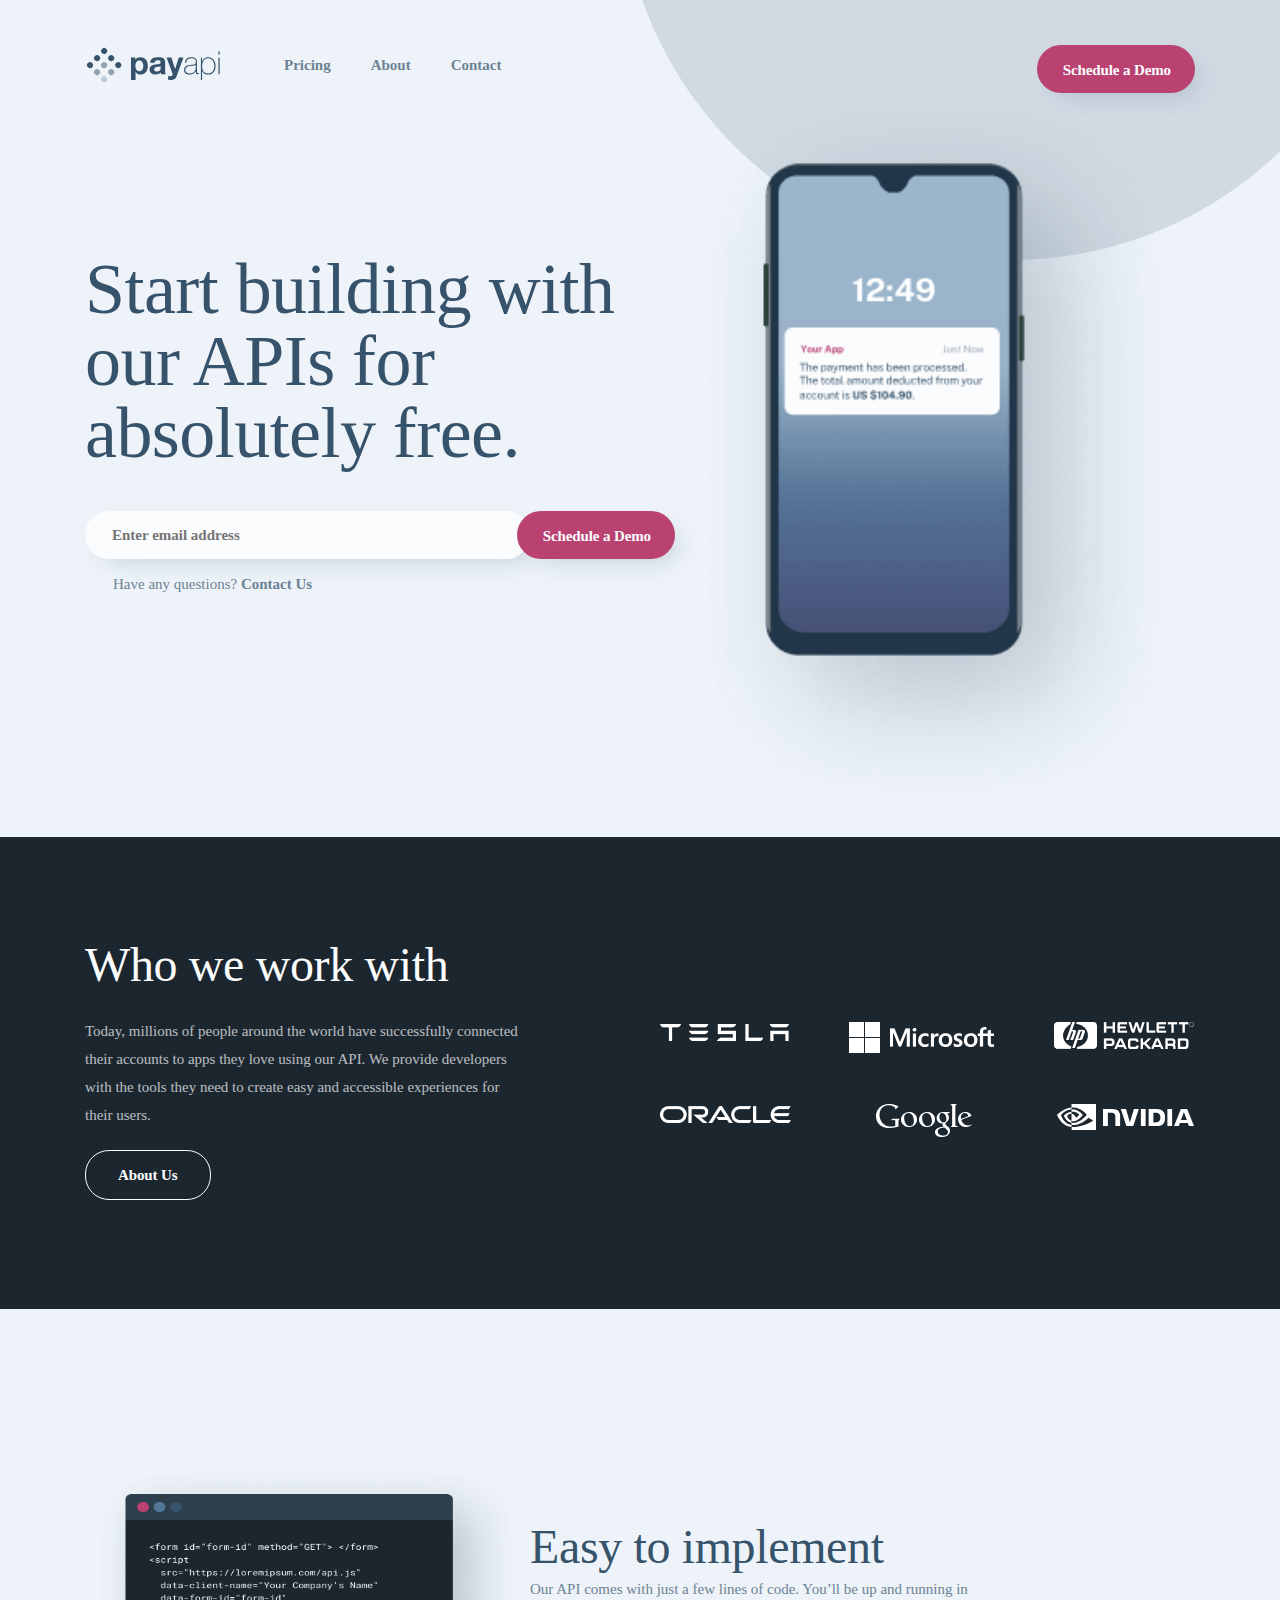
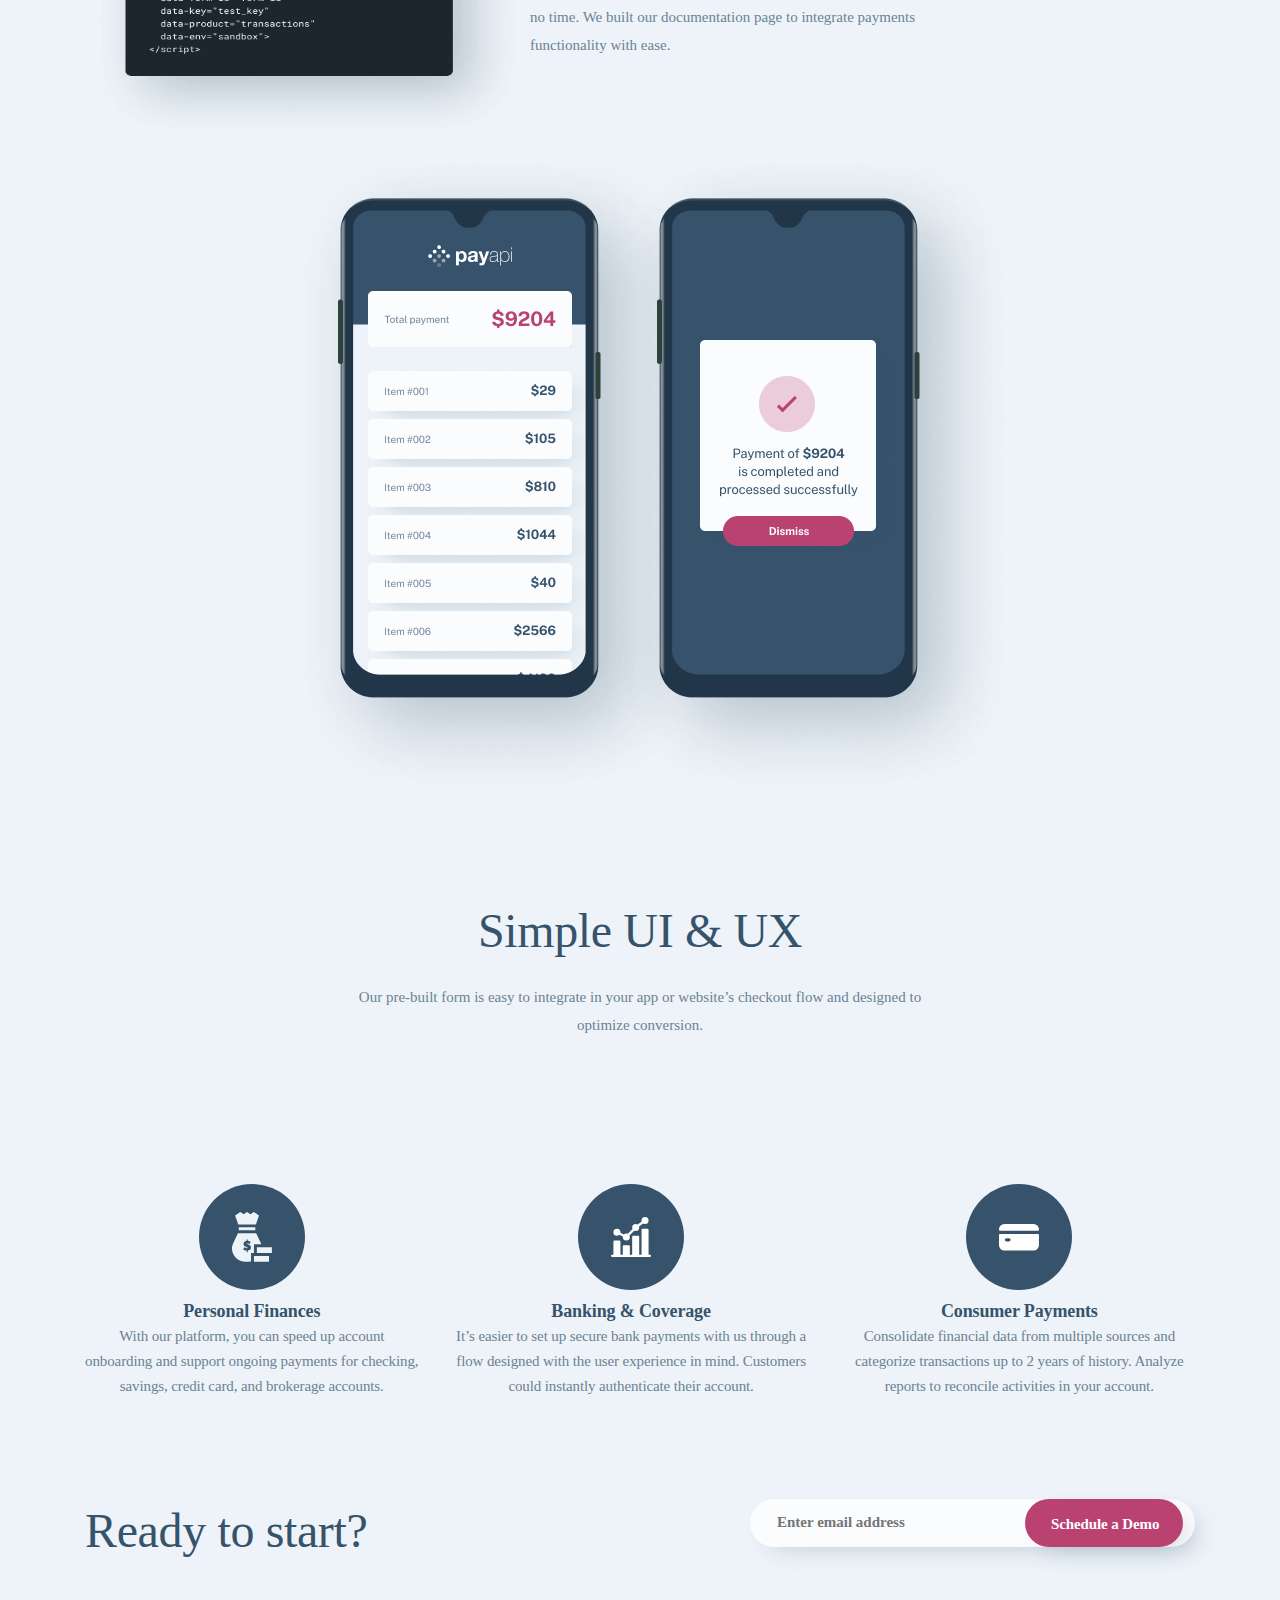
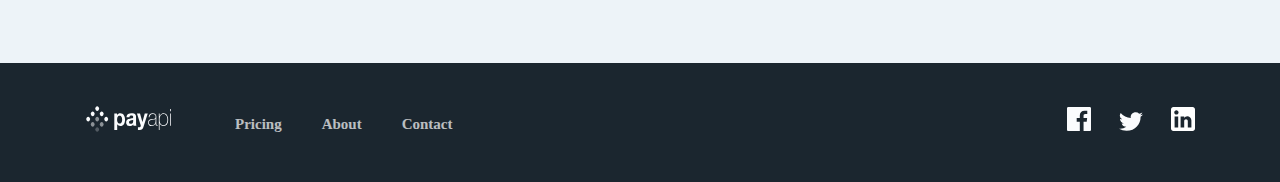
<file: index.html>
<!DOCTYPE html>
<html lang="en">

<head>
  <meta charset="UTF-8" />
  <meta http-equiv="X-UA-Compatible" content="IE=edge" />
  <meta name="viewport" content="width=\, initial-scale=1.0" />
  <title>Payapi</title>
  <link rel="stylesheet" href="./css/main.css" />
  <link rel="stylesheet" href="./css/media.css">
</head>

<body>

  <!-- Header -->

  <header class="header">
    <div class="container">
      <section class="header__header-inner">
        <div class="header-inner__logo-nav">
          <a class="site-logo-link" href="index.html">
            <img class="site-logo" src="./img/site-logo.svg" alt="site logo" width="135" height="38"/>
          </a>

          <nav class="navbar">
            <ul class="navbar__navbar-list">
              <li class="navbar-list__navbar-item">
                <a class="navbar-item__navbar-link" href="price.html">
                  Pricing 
                  </a>
              </li>

              <li class="navbar-list__navbar-item">
                <a class="navbar-item__navbar-link" href="about.html">
                  About 
                </a>
              </li>

              <li class="navbar-list__navbar-item">
                <a class="navbar-item__navbar-link" href="contact.html">
                  Contact 
                  </a>
              </li>
            </ul>
          </nav>
        </div>

        <button class="btn header-btn" type="button">
          Schedule a Demo
        </button>

        <button class="humburger">
          <img class="humburger-img" src="./img/humburger-img.png" alt="humburger" width="28" height="17">
        </button>

      </section>
    </div>
  </header>

  <!-- Hero -->
  <main class="main">
    <section class="hero">
      <div class="container">
        <div class="hero__hero-inner">
          <div class="hero-inner__form-block">
            <h1 class="form-block__title">
              Start building with our APIs for absolutely free.
            </h1>
            <form class="hero-form" action="https://echo.htmlacademy.ru/" method="post">
              <label for="email">
                <input class="hero-form__input" id="email" type="email" placeholder="Enter email address" name="email" required>
              </label>
              <button class="btn form-btn" type="submit">
                Schedule a Demo
              </button>
              <p class="hero-form__questions">
                Have any questions?
                <a class="contact-link" href="#">
                  Contact Us
                </a>
              </p>
            </form>
          </div>
          
          <picture>
            <img class="phone-img" src="./img/phone-img.png" alt="phone img" srcset="img/phone-img.png 1x, img/phone-img@2.png 2x">
          </picture>

        </div>
      </div>
    </section>

    <!-- About -->

    <section class="about">
      <div class="container">
        <div class="about-inner">
          <div class="about-inner__clents-description">
            <h2 class="clents-description__question">
              Who we work with
            </h2>
            <p class="clents-description__text">
              Today, millions of people around the world have successfully connected their accounts to apps they love using our API. We provide developers with the tools they need to create easy and accessible experiences for their users. 
            </p>
            <a class="about-link" href="about.html">About Us</a>
          </div>

          <ul class="clents-list">

            <li class="clents-list__item">
              <a class="clents-list__link" href="#">
                <img src="./img/tesla.png" alt="tesla">
              </a>
            </li>

            <li class="clents-list__item">
              <a class="clents-list__link" href="#">
                <img src="./img/micrasoft.png" alt="micrasoft">
              </a>
            </li>

            <li class="clents-list__item">
              <a class="clents-list__link" href="#">
                <img src="./img/hp-img.png" alt="hp-img">
              </a>
            </li>

            <li class="clents-list__item">
              <a class="clents-list__link" href="#">
                <img src="./img/oracle.png" alt="oracle">
              </a>
            </li>

            <li class="clents-list__item">
              <a class="clents-list__link" href="#">
                <img src="./img/google.png" alt="google">
              </a>
            </li>

            <li class="clents-list__item">
              <a class="clents-list__link" href="#">
                <img src="./img/nvidia.png" alt="nvidia">
              </a>
            </li>

          </ul>
        </div>
      </div>
    </section>

    <!-- programming-block (Easy to implement) -->

    <section class="programming-block">
      <div class="container">
        <div class="programming-block__programming-block-inner">
          <img class="code-img" src="./img/code-img.png" alt="programming code" width="445" height="284">
          <div class="programming-block-inner__code-description">
            <h2 class="code-description__title">
              Easy to implement
            </h2>
            <p class="code-description__text">
              Our API comes with just a few lines of code. You’ll be up and running in no time. We built our documentation page to integrate payments functionality with ease.
            </p>
          </div>
        </div>
      </div>
    </section>

    <!-- Simple UI & UX -->

    <section class="simple-ul">
      <div class="container">
        <div class="simple-ul__simple-ul-inner">

          <div class="simple-ul-inner__word-box">
            <h2 class="word-box__title">Simple UI & UX</h2>
            <p class="word-box__text">Our pre-built form is easy to integrate in your app or website’s checkout flow and designed to optimize conversion. </p>
          </div>

          <div class="phone-img-box">
            <img class="phone-payapi" src="./img/phone-payapi.png" alt="Payapi">

            <img class="sucsessfully-payapi" src="./img/sucsessfully-payapi.png" alt="successfully payapi">
          </div>

        </div>
      </div>
    </section>

    <!-- trinity -->

    <section class="trinity">
      <div class="container">
        <div class="trinity__trinity-inner">

          <div class="trinity-inner__trinty-box">
            <img class="trinty-inner__image" src="./img/personal.svg" alt="personal finances">
            <h3 class="trinity-inner__title">
              Personal Finances
            </h3>
            <p class="trinity-inner__text">
              With our platform, you can speed up account onboarding and support ongoing payments for checking, savings, credit card, and brokerage accounts.
            </p>
          </div>

          <div class="trinity-inner__trinty-box">
            <img class="trinty-inner__image" src="./img/dynamic.svg" alt="personal finances">
            <h3 class="trinity-inner__title">
              Banking & Coverage
            </h3>
            <p class="trinity-inner__text">
              It’s easier to set up secure bank payments with us through a flow designed with the user experience in mind. Customers could instantly authenticate their account.
            </p>
          </div>

          <div class="trinity-inner__trinty-box">
            <img class="trinty-inner__image" src="./img/online-wallet.svg" alt="personal finances">
            <h3 class="trinity-inner__title">
              Consumer Payments
            </h3>
            <p class="trinity-inner__text">
              Consolidate financial data from multiple sources and categorize transactions up to 2 years of history. Analyze reports to reconcile activities in your account. 
            </p>
          </div>

        </div>
      </div>
    </section>

    <!-- Ready to start -->

    <section class="ready">
      <div class="container">
        <div class="ready__ready-inner">
          <h2 class="ready-inner__title">
            Ready to start?
          </h2>

          <form class="ready-form" action="https://echo.htmlacademy.ru/" method="post">
            <label for="ready-email">
              <input class="hero-form__input" id="ready-email"  type="email" placeholder="Enter email address" name="email" required>
            </label>
            <button class="btn ready-btn" type="submit">
              Schedule a Demo
            </button>
          </form>

        </div>
      </div>
    </section>

  </main>

  <!-- Footer -->

  <footer class="footer">
    <div class="container">
      <section class="footer__footer-inner">
        <div class="footer-inner__logo-nav">
          <a class="site-logo-link" href="index.html">
            <img class="site-logo" src="./img/footer-site-logo.svg" alt="site logo" width="86" height="28"/>
          </a>

            <ul class="footer-list">
              <li class="navbar-list__navbar-item">
                <a class="navbar-item__navbar-link-footer light-color" href="price.html">
                  Pricing 
                  </a>
              </li>

              <li class="navbar-list__navbar-item">
                <a class="navbar-item__navbar-link-footer light-color" href="about.html">
                  About 
                </a>
              </li>

              <li class="navbar-list__navbar-item">
                <a class="navbar-item__navbar-link-footer light-color" href="contact.html">
                  Contact 
                  </a>
              </li>
            </ul>
        </div>

        <div class="img-box">
          <img class="footer-img" src="./img/facebook.svg" alt="facebook" width="24" height="24">
          <img class="footer-img" src="./img/twitter.svg" alt="twitter" width="24" height="19">
          <img class="footer-img" src="./img/linked-in.svg" alt="linked-in" width="24" height="24">
        </div>

      </section>
    </div>
  </footer>

</body>

</html>
</file>
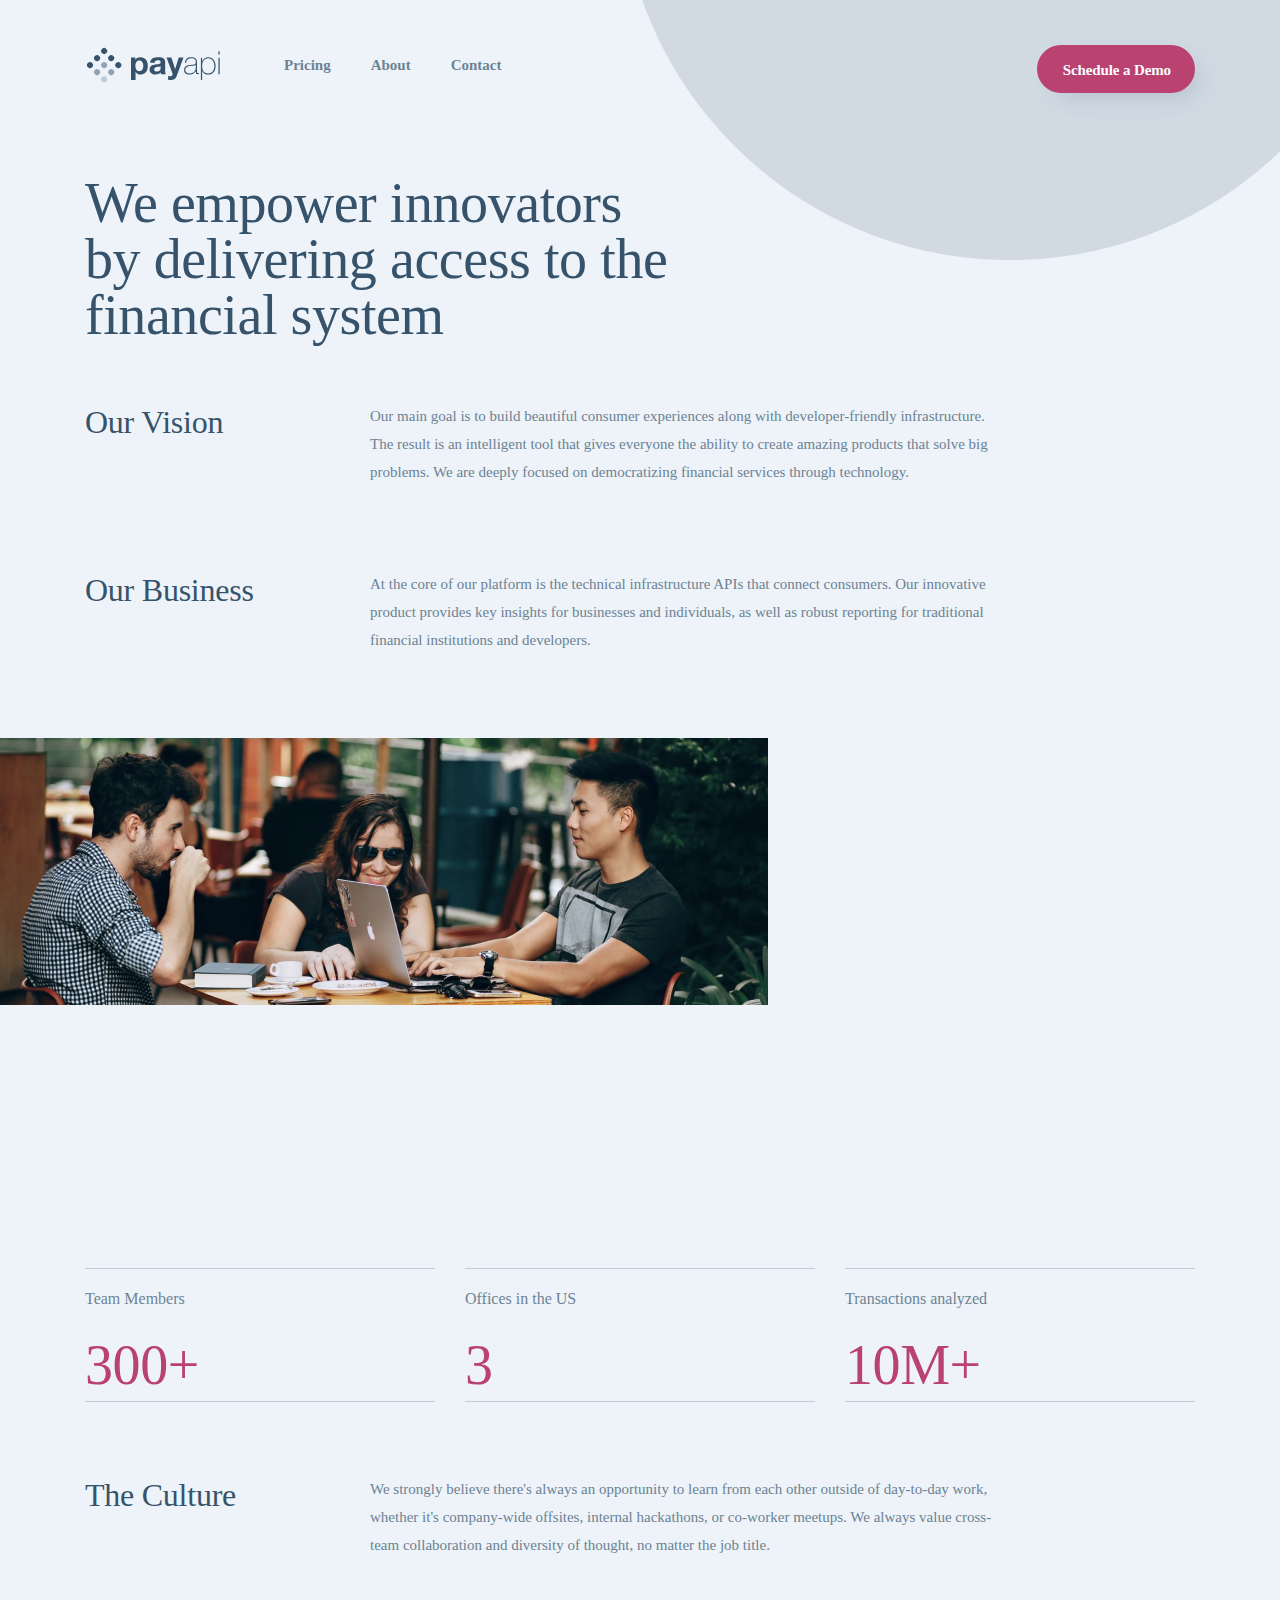
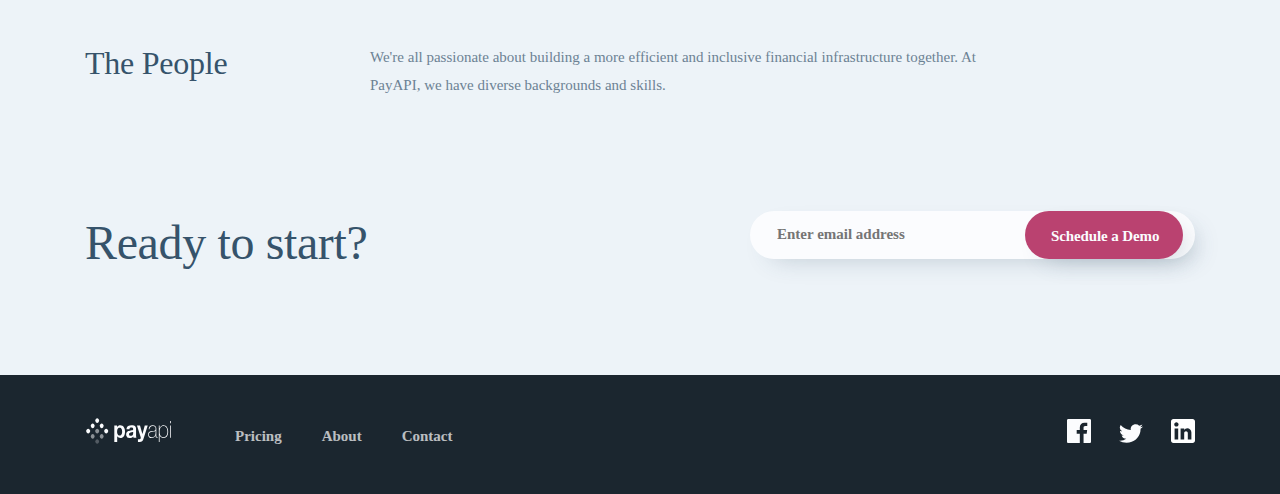
<file: about.html>
<!DOCTYPE html>
<html lang="en">

<head>
  <meta charset="UTF-8">
  <meta http-equiv="X-UA-Compatible" content="IE=edge">
  <meta name="viewport" content="width=device-width, initial-scale=1.0">
  <title>about</title>
  <link rel="stylesheet" href="./css/main.css">
  <link rel="stylesheet" href="./css/media.css">
</head>

<body>

  <!-- Header -->

  <header class="header">
    <div class="container">
      <section class="header__header-inner">
        <div class="header-inner__logo-nav">
          <a class="site-logo-link" href="index.html">
            <img class="site-logo" src="./img/site-logo.svg" alt="site logo" width="135" height="38" />
          </a>

          <nav class="navbar">
            <ul class="navbar__navbar-list">
              <li class="navbar-list__navbar-item">
                <a class="navbar-item__navbar-link" href="price.html">
                  Pricing
                </a>
              </li>

              <li class="navbar-list__navbar-item">
                <a class="navbar-item__navbar-link" href="about.html">
                  About
                </a>
              </li>

              <li class="navbar-list__navbar-item">
                <a class="navbar-item__navbar-link" href="contact.html">
                  Contact
                </a>
              </li>
            </ul>
          </nav>
        </div>

        <button class="btn header-btn" type="button">
          Schedule a Demo
        </button>

        <button class="humburger">
          <img class="humburger-img" src="./img/humburger-img.png" alt="humburger" width="28" height="17">
        </button>

      </section>
    </div>
  </header>

  <main class="main">
    <section class="about-contents">
      <div class="container">
        <div class="about-wrapper">
          <h1 class="about-wrapper__title">
            We empower innovators
            by delivering access to the financial system
          </h1>
          <div class="about-wrapper__duble-word">
            <h3 class="duble-word__title">
              Our Vision
            </h3>
            <p class="duble-word__text">
              Our main goal is to build beautiful consumer experiences along with developer-friendly infrastructure. The
              result is an intelligent tool that gives everyone the ability to create amazing products that solve big
              problems. We are deeply focused on democratizing financial services through technology.
            </p>
          </div>

          <div class="about-wrapper__duble-word">
            <h3 class="duble-word__title">
              Our Business
            </h3>
            <p class="duble-word__text">
              At the core of our platform is the technical infrastructure APIs that connect consumers. Our innovative
              product provides key insights for businesses and individuals, as well as robust reporting for traditional
              financial institutions and developers.
            </p>
          </div>
        </div>
      </div>

      <div class="people-img">
        <img class="people-img__image" src="./img/peoples-image.jpg" alt="peoples" >
      </div>

      <div class="reyting">
        <div class="container">
          <div class="reyting-inner">
            <div class="presend-wrap">
              <hr class="hr">
              <p class="about-wrapper__type">
                Team Members
              </p>
              <p class="about-wrapper__number">
                300+
              </p>
              <hr class="hr">
            </div>
    
            <div class="presend-wrap">
              <hr class="hr">
              <p class="about-wrapper__type">
                Offices in the US
              </p>
    
              <p class="about-wrapper__number">
                3
              </p>
              <hr class="hr">
            </div>
    
            <div class="presend-wrap">
              <hr class="hr">
              <p class="about-wrapper__type">
                Transactions analyzed
              </p>
    
              <p class="about-wrapper__number">
                10M+
              </p>
              <hr class="hr">
            </div>
          </div>
        </div>
      </div>

      <div class="people-dec">
        <div class="container">
          <div class="about-wrapper">
            <div class="about-wrapper__duble-word">
              <h3 class="duble-word__title">
                The Culture
              </h3>
              <p class="duble-word__text">
                We strongly believe there's always an opportunity to learn from each other outside of day-to-day work, whether it's company-wide offsites, internal hackathons, or co-worker meetups. We always value cross-team collaboration and diversity of thought, no matter the job title.
              </p>
            </div>
  
            <div class="about-wrapper__duble-word">
              <h3 class="duble-word__title">
                The People
              </h3>
              <p class="duble-word__text">
                We're all passionate about building a more efficient and inclusive financial infrastructure together. At PayAPI, we have diverse backgrounds and skills.
              </p>
            </div>
          </div>
        </div>
      </div>

      <!-- Ready to start -->

    <section class="ready">
      <div class="container">
        <div class="ready__ready-inner">
          <h2 class="ready-inner__title">
            Ready to start?
          </h2>

          <form class="ready-form" action="https://echo.htmlacademy.ru/" method="post">
            <label for="ready-email">
              <input class="hero-form__input" id="ready-email"  type="email" placeholder="Enter email address" name="email" required>
            </label>
            <button class="btn ready-btn" type="submit">
              Schedule a Demo
            </button>
          </form>

        </div>
      </div>
    </section>

  <!-- Footer -->

  <footer class="footer">
    <div class="container">
      <section class="footer__footer-inner">
        <div class="footer-inner__logo-nav">
          <a class="site-logo-link" href="index.html">
            <img class="site-logo" src="./img/footer-site-logo.svg" alt="site logo" width="86" height="28"/>
          </a>

            <ul class="footer-list">
              <li class="navbar-list__navbar-item">
                <a class="navbar-item__navbar-link-footer light-color" href="price.html">
                  Pricing 
                  </a>
              </li>

              <li class="navbar-list__navbar-item">
                <a class="navbar-item__navbar-link-footer light-color" href="about.html">
                  About 
                </a>
              </li>

              <li class="navbar-list__navbar-item">
                <a class="navbar-item__navbar-link-footer light-color" href="contact.html">
                  Contact 
                  </a>
              </li>
            </ul>
        </div>

        <div class="img-box">
          <img class="footer-img" src="./img/facebook.svg" alt="facebook" width="24" height="24">
          <img class="footer-img" src="./img/twitter.svg" alt="twitter" width="24" height="19">
          <img class="footer-img" src="./img/linked-in.svg" alt="linked-in" width="24" height="24">
        </div>

      </section>
    </div>
  </footer>

    </section>
  </main>

</body>

</html>
</file>
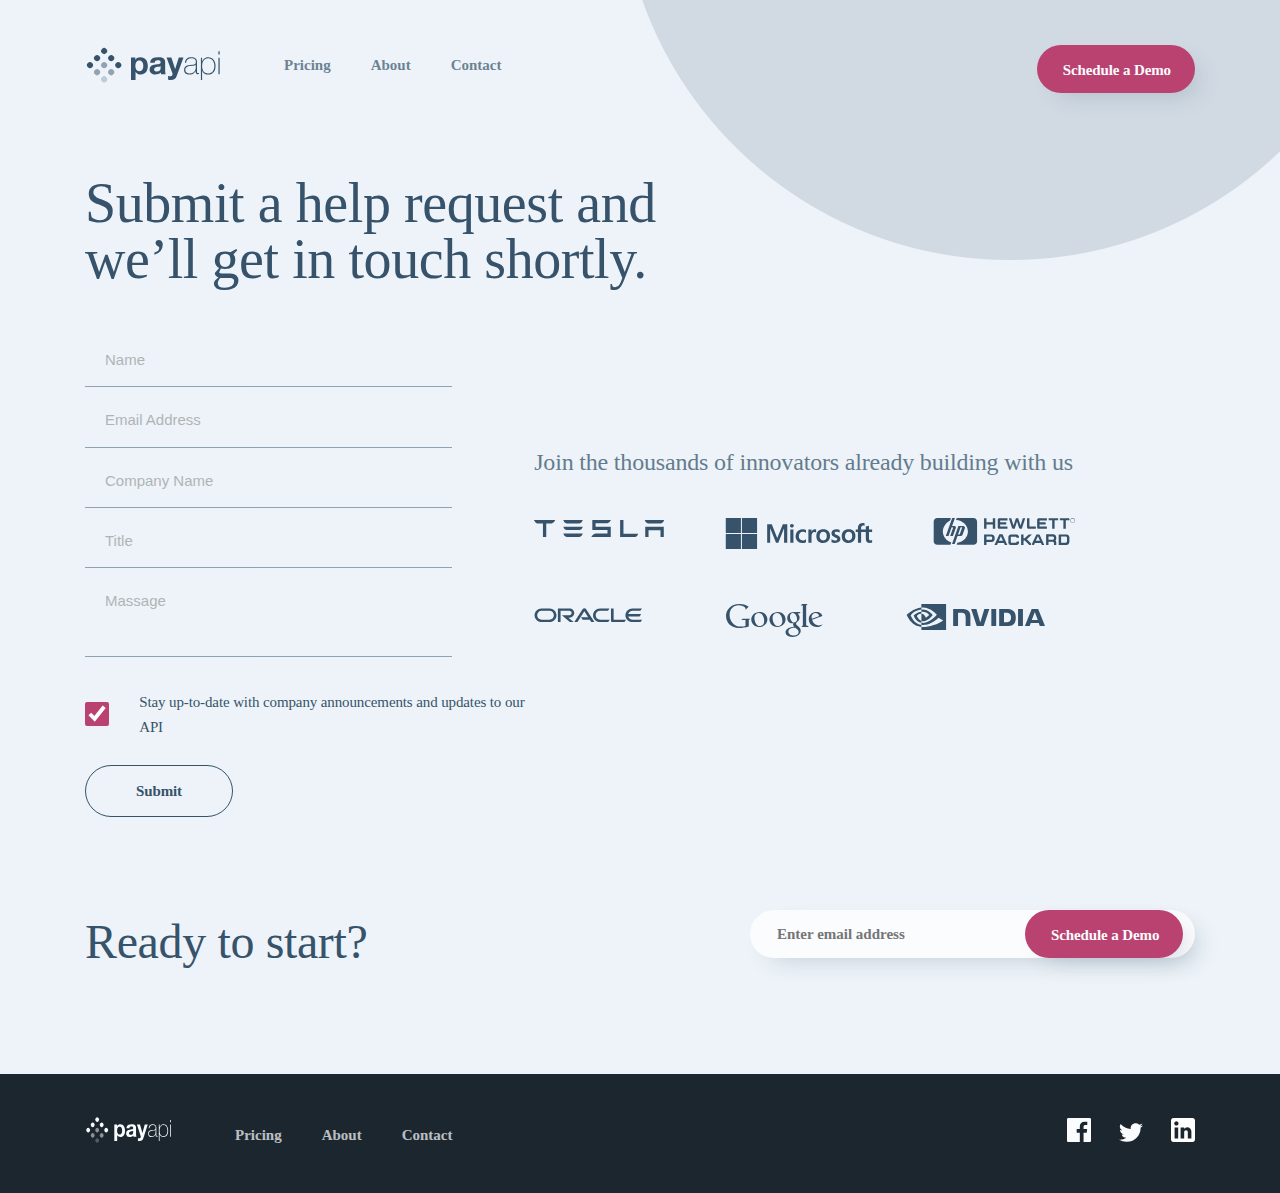
<file: contact.html>
<!DOCTYPE html>
<html lang="en">
<head>
  <meta charset="UTF-8">
  <meta http-equiv="X-UA-Compatible" content="IE=edge">
  <meta name="viewport" content="width=device-width, initial-scale=1.0">
  <title>contact</title>
  <link rel="stylesheet" href="./css/main.css">
  <link rel="stylesheet" href="./css/media.css">
</head>
<body>
  
  <!-- Header -->

  <header class="header">
    <div class="container">
      <section class="header__header-inner">
        <div class="header-inner__logo-nav">
          <a class="site-logo-link" href="index.html">
            <img class="site-logo" src="./img/site-logo.svg" alt="site logo" width="135" height="38"/>
          </a>

          <nav class="navbar">
            <ul class="navbar__navbar-list">
              <li class="navbar-list__navbar-item">
                <a class="navbar-item__navbar-link" href="price.html">
                  Pricing 
                  </a>
              </li>

              <li class="navbar-list__navbar-item">
                <a class="navbar-item__navbar-link" href="about.html">
                  About 
                </a>
              </li>

              <li class="navbar-list__navbar-item">
                <a class="navbar-item__navbar-link" href="contact.html">
                  Contact 
                  </a>
              </li>
            </ul>
          </nav>
        </div>

        <button class="btn header-btn" type="button">
          Schedule a Demo
        </button>

        <button class="humburger">
          <img class="humburger-img" src="./img/humburger-img.png" alt="humburger"           width="28" height="17">
        </button>

      </section>
    </div>
  </header>

  <div class="register">
    <div class="container">
      <div class="register-inner">
        <h1 class="register-inner__title">
          Submit a help request and 
          we’ll get in touch shortly.
        </h1>
        <div class="register-clents">
          <form class="register-form" action="https://echo.htmlacademy.ru/" method="post">
            <input class="regiter-form__input" type="text" placeholder="Name" required>
            <input class="regiter-form__input" type="email" placeholder="Email Address" required>
            <input class="regiter-form__input" type="text" placeholder="Company Name" required>
            <input class="regiter-form__input" type="text" placeholder="Title">
            <textarea class="register-form__textarea" name="massage" id="massage" cols="30" rows="10" 
            placeholder="Massage"></textarea>
            <div class="check">
              <label for="check-label">
                <input class="checkbox" type="checkbox" name="check-label" checked>
                <p class="chekbox-text">
                  Stay up-to-date with company announcements and updates to our API
                </p>
              </label>
            </div>
            <button class="request" type="submit">
              Submit
            </button>
          </form>
          <div class="clents-contact">
            <h4 class="clents-title-join">
              Join the thousands of innovators already building with us
            </h4>
            <ul class="clents-list">

              <li class="clents-list__item">
                <a class="clents-list__link" href="#">
                  <img src="./img/dark-tesla.svg" alt="tesla">
                </a>
              </li>
  
              <li class="clents-list__item">
                <a class="clents-list__link" href="#">
                  <img src="./img/dark-micrasoft.svg" alt="micrasoft">
                </a>
              </li>
  
              <li class="clents-list__item">
                <a class="clents-list__link" href="#">
                  <img src="./img/dark-hp.svg" alt="hp-img">
                </a>
              </li>
  
              <li class="clents-list__item">
                <a class="clents-list__link" href="#">
                  <img src="./img/dark-oracle.svg" alt="oracle">
                </a>
              </li>
  
              <li class="clents-list__item">
                <a class="clents-list__link" href="#">
                  <img src="./img/dark-google.svg" alt="google">
                </a>
              </li>
  
              <li class="clents-list__item">
                <a class="clents-list__link" href="#">
                  <img src="./img/darknvidia.svg" alt="nvidia">
                </a>
              </li>
  
            </ul>
          </div>
        </div>
      </div>
    </div>
  </div>

      <!-- Ready to start -->

      <section class="ready">
        <div class="container">
          <div class="ready__ready-inner">
            <h2 class="ready-inner__title">
              Ready to start?
            </h2>
  
            <form class="ready-form" action="https://echo.htmlacademy.ru/" method="post">
              <label for="ready-email">
                <input class="hero-form__input" id="ready-email"  type="email" placeholder="Enter email address" name="email" required>
              </label>
              <button class="btn ready-btn" type="submit">
                Schedule a Demo
              </button>
            </form>
  
          </div>
        </div>
      </section>
  
    <!-- Footer -->
  
    <footer class="footer">
      <div class="container">
        <section class="footer__footer-inner">
          <div class="footer-inner__logo-nav">
            <a class="site-logo-link" href="index.html">
              <img class="site-logo" src="./img/footer-site-logo.svg" alt="site logo" width="86" height="28"/>
            </a>
  
              <ul class="footer-list">
                <li class="navbar-list__navbar-item">
                  <a class="navbar-item__navbar-link-footer light-color" href="price.html">
                    Pricing 
                    </a>
                </li>
  
                <li class="navbar-list__navbar-item">
                  <a class="navbar-item__navbar-link-footer light-color" href="about.html">
                    About 
                  </a>
                </li>
  
                <li class="navbar-list__navbar-item">
                  <a class="navbar-item__navbar-link-footer light-color" href="contact.html">
                    Contact 
                    </a>
                </li>
              </ul>
          </div>
  
          <div class="img-box">
            <img class="footer-img" src="./img/facebook.svg" alt="facebook" width="24" height="24">
            <img class="footer-img" src="./img/twitter.svg" alt="twitter" width="24" height="19">
            <img class="footer-img" src="./img/linked-in.svg" alt="linked-in" width="24" height="24">
          </div>
  
        </section>
      </div>
    </footer>

</body>
</html>
</file>
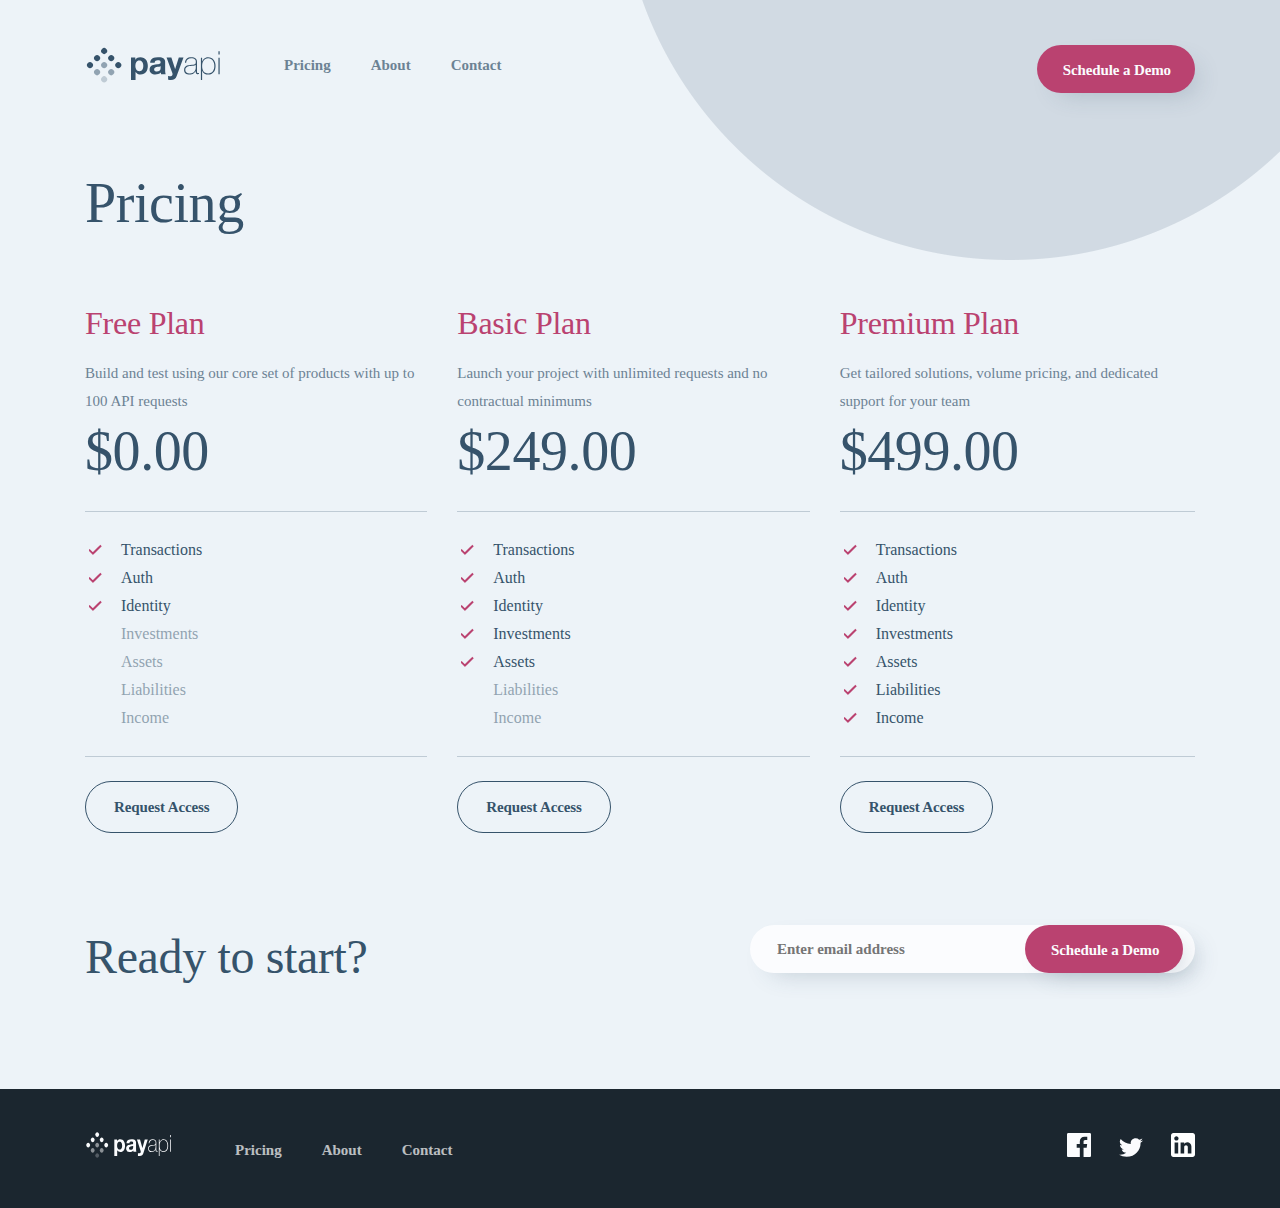
<file: price.html>
<!DOCTYPE html>
<html lang="en">
<head>
  <meta charset="UTF-8">
  <meta http-equiv="X-UA-Compatible" content="IE=edge">
  <meta name="viewport" content="width=device-width, initial-scale=1.0">
  <title>Pricing</title>
  <link rel="stylesheet" href="./css/main.css">
  <link rel="stylesheet" href="./css/media.css">
</head>
<body>

  <!-- Header -->

  <header class="header">
    <div class="container">
      <section class="header__header-inner">
        <div class="header-inner__logo-nav">
          <a class="site-logo-link" href="index.html">
            <img class="site-logo" src="./img/site-logo.svg" alt="site logo" width="135" height="38"/>
          </a>

          <nav class="navbar">
            <ul class="navbar__navbar-list">
              <li class="navbar-list__navbar-item">
                <a class="navbar-item__navbar-link" href="price.html">
                  Pricing 
                  </a>
              </li>

              <li class="navbar-list__navbar-item">
                <a class="navbar-item__navbar-link" href="about.html">
                  About 
                </a>
              </li>

              <li class="navbar-list__navbar-item">
                <a class="navbar-item__navbar-link" href="contact.html">
                  Contact 
                  </a>
              </li>
            </ul>
          </nav>
        </div>

        <button class="btn header-btn" type="button">
          Schedule a Demo
        </button>

        <button class="humburger">
          <img class="humburger-img" src="./img/humburger-img.png" alt="humburger" width="28" height="17">
        </button>

      </section>
    </div>
  </header>

  <main class="main">
    <section class="prices">
      <div class="container">

        <h2 class="priceing-theme">
          Pricing
        </h2>

        <div class="prices-inner">
          <div class="prices-inner__layer">
            <h3 class="prices-inner__title">Free Plan</h3>
            <p class="prices-inner__text">
              Build and test using our core set of products with up to 100 API requests 
            </p>
            <p class="prices-inner__price-number">
              $0.00
            </p>

            <hr class="hr">

            <ul class="list">
              <li class="list__item">
              <a class="list__link" href="#">Transactions</a>
              </li>
              
              <li class="list__item">
              <a class="list__link" href="#">Auth</a>
              </li>
              
              <li class="list__item">
              <a class="list__link" href="#">Identity</a>
              </li>
              
              <li class="list__item">
              <a class="unselect" href="#">Investments</a>
              </li>
              
              <li class="list__item">
              <a class="unselect" href="#">Assets</a>
              </li>
              
              <li class="list__item">
              <a class="unselect" href="#">Liabilities</a>
              </li>
              
              <li class="list__item">
              <a class="unselect" href="#">Income</a>
              </li>
              </ul>

              <hr class="hr">

              <div class="price-submit-btn">
                <button class="request" type="submit">
                  Request Access
                </button>
              </div>
            
          </div>

          <div class="prices-inner__layer">
            <h3 class="prices-inner__title">Basic Plan</h3>
            <p class="prices-inner__text">
              Launch your project with unlimited requests and no contractual minimums 
            </p>
            <p class="prices-inner__price-number">
              $249.00
            </p>

            <hr class="hr">

            <ul class="list basic-plan">
              <li class="list__item">
                <a class="list__link" href="#">Transactions</a>
              </li>
            
              <li class="list__item">
                <a class="list__link" href="#">Auth</a>
              </li>
            
              <li class="list__item">
                <a class="list__link" href="#">Identity</a>
              </li>

              <li class="list__item">
                <a class="list__link" href="#">Investments</a>
              </li>

              <li class="list__item">
                <a class="list__link" href="#">Assets</a>
              </li>

              <li class="list__item">
                <a class="unselect" href="#">Liabilities</a>
              </li>

              <li class="list__item">
                <a class="unselect" href="#">Income</a>
              </li>
              </ul>

              <hr class="hr">

              <div class="price-submit-btn">
                <button class="request" type="submit">
                  Request Access
                </button>
              </div>
            
          </div>

          <div class="prices-inner__layer">
            <h3 class="prices-inner__title">Premium Plan</h3>
            <p class="prices-inner__text">
              Get tailored solutions, volume pricing, and dedicated support for your team 
            </p>
            <p class="prices-inner__price-number">
              $499.00
            </p>

            <hr class="hr">

            <ul class="list premium-plan">
              <li class="list__item">
                <a class="list__link" href="#">Transactions</a>
              </li>
            
              <li class="list__item">
                <a class="list__link" href="#">Auth</a>
              </li>
            
              <li class="list__item">
                <a class="list__link" href="#">Identity</a>
              </li>

              <li class="list__item">
                <a class="list__link" href="#">Investments</a>
              </li>

              <li class="list__item">
                <a class="list__link" href="#">Assets</a>
              </li>

              <li class="list__item">
                <a class="list__link" href="#">Liabilities</a>
              </li>

              <li class="list__item">
                <a class="list__link" href="#">Income</a>
              </li>
              </ul>

              <hr class="hr">

              <div class="price-submit-btn">
                <button class="request" type="submit">
                  Request Access
                </button>
              </div>
            
          </div>
        </div>
      </div>
    </section>

    <!-- Ready to start -->
  
    <section class="ready">
      <div class="container">
        <div class="ready__ready-inner">
          <h2 class="ready-inner__title">
            Ready to start?
          </h2>
  
          <form class="ready-form" action="https://echo.htmlacademy.ru/" method="post">
            <label for="ready-email">
              <input class="hero-form__input" id="ready-email"  type="email" placeholder="Enter email address" name="email" required>
            </label>
            <button class="btn ready-btn" type="submit">
              Schedule a Demo
            </button>
          </form>
  
        </div>
      </div>
    </section>
  </main>

  
    <!-- Footer -->
  
    <footer class="footer">
      <div class="container">
        <section class="footer__footer-inner">
          <div class="footer-inner__logo-nav">
            <a class="site-logo-link" href="index.html">
              <img class="site-logo" src="./img/footer-site-logo.svg" alt="site logo" width="86" height="28"/>
            </a>
  
              <ul class="footer-list">
                <li class="navbar-list__navbar-item">
                  <a class="navbar-item__navbar-link-footer light-color" href="price.html">
                    Pricing 
                    </a>
                </li>
  
                <li class="navbar-list__navbar-item">
                  <a class="navbar-item__navbar-link-footer light-color" href="about.html">
                    About 
                  </a>
                </li>
  
                <li class="navbar-list__navbar-item">
                  <a class="navbar-item__navbar-link-footer light-color" href="contact.html">
                    Contact 
                    </a>
                </li>
              </ul>
          </div>
  
          <div class="img-box">
            <img class="footer-img" src="./img/facebook.svg" alt="facebook" width="24" height="24">
            <img class="footer-img" src="./img/twitter.svg" alt="twitter" width="24" height="19">
            <img class="footer-img" src="./img/linked-in.svg" alt="linked-in" width="24" height="24">
          </div>
  
        </section>
      </div>
    </footer>
</body>
</html>
</file>
<file: css/main.css>
html {
  line-height: 1.15;
  -webkit-text-size-adjust: 100%;
}

body {
  margin: 0;
}

main {
  display: block;
}

h1 {
  font-size: 2em;
  margin: 0.67em 0;
}

hr {
  -webkit-box-sizing: content-box;
          box-sizing: content-box;
  height: 0;
  overflow: visible;
}

pre {
  font-family: monospace, monospace;
  font-size: 1em;
}

a {
  background-color: transparent;
}

abbr[title] {
  border-bottom: none;
  text-decoration: underline;
  -webkit-text-decoration: underline dotted;
          text-decoration: underline dotted;
}

b,
strong {
  font-weight: bolder;
}

code,
kbd,
samp {
  font-family: monospace, monospace;
  font-size: 1em;
}

small {
  font-size: 80%;
}

sub,
sup {
  font-size: 75%;
  line-height: 0;
  position: relative;
  vertical-align: baseline;
}

sub {
  bottom: -0.25em;
}

sup {
  top: -0.5em;
}

img {
  border-style: none;
}

button,
input,
optgroup,
select,
textarea {
  font-family: inherit;

  font-size: 100%;
 
  line-height: 1.15;
 
  margin: 0;
 
}

button,
input {
  overflow: visible;
}

button,
select {
  text-transform: none;
}

button,
[type="button"],
[type="reset"],
[type="submit"] {
  --webkit-appearance: button;
}

button::-moz-focus-inner,
[type="button"]::-moz-focus-inner,
[type="reset"]::-moz-focus-inner,
[type="submit"]::-moz-focus-inner {
  border-style: none;
  padding: 0;
}

button:-moz-focusring,
[type="button"]:-moz-focusring,
[type="reset"]:-moz-focusring,
[type="submit"]:-moz-focusring {
  outline: 1px dotted ButtonText;
}

fieldset {
  padding: 0.35em 0.75em 0.625em;
}

legend {
  -webkit-box-sizing: border-box;
          box-sizing: border-box;
  color: inherit;
  display: table;
  max-width: 100%;
  padding: 0;
  white-space: normal;
}

progress {
  vertical-align: baseline;
}

textarea {
  overflow: auto;
}

[type="checkbox"],
[type="radio"] {
  -webkit-box-sizing: border-box;
          box-sizing: border-box;
  padding: 0;
}

[type="number"]::-webkit-inner-spin-button,
[type="number"]::-webkit-outer-spin-button {
  height: auto;
}

[type="search"] {
  --webkit-appearance: textfield;
  
  outline-offset: -2px;
  
}

[type="search"]::-webkit-search-decoration {
  -webkit-appearance: none;
}

::-webkit-file-upload-button {
  -webkit-appearance: button;
  font: inherit;
}

details {
  display: block;
}

summary {
  display: list-item;
}

template {
  display: none;
}

[hidden] {
  display: none;
}

* {
  margin: 0;
  padding: 0;
  -webkit-box-sizing: border-box;
          box-sizing: border-box;
}

body {
  font-family: 'Public Sans', sans-serif;
  font-weight: 400;
  font-size: 15px;
  line-height: 28px;
  background-color: #EDF3F8;
  color: #FBFCFE;
}

li {
  list-style: none;
}

a {
  text-decoration: none;
  color: black;
}

.header {
  padding-top: 45px;
}

.header__header-inner {
  display: -webkit-box;
  display: -ms-flexbox;
  display: flex;
  -webkit-box-pack: justify;
      -ms-flex-pack: justify;
          justify-content: space-between;
  -webkit-box-align: center;
      -ms-flex-align: center;
          align-items: center;
  -webkit-box-orient: horizontal;
  -webkit-box-direction: normal;
      -ms-flex-direction: row;
          flex-direction: row;
}

.header-inner__logo-nav {
  display: -webkit-box;
  display: -ms-flexbox;
  display: flex;
}

.container {
  max-width: 1150px;
  padding-left: 20px;
  padding-right: 20px;
  margin-left: auto;
  margin-right: auto;
}

.site-logo-link {
  margin-right: 64px;
}

.navbar__navbar-list, .footer-list {
  display: -webkit-box;
  display: -ms-flexbox;
  display: flex;
  margin-top: 5px;
}

.navbar-list__navbar-item ~ .navbar-list__navbar-item {
  margin-left: 40px;
}

.navbar-item__navbar-link {
  font-family: 'Public Sans';
  font-style: normal;
  font-weight: 700;
  font-size: 15px;
  line-height: 18px;
  mix-blend-mode: normal;
  opacity: 0.7;
  color: #36536B;
}

.navbar-item__navbar-link-footer {
  font-family: 'Public Sans';
  font-style: normal;
  font-weight: 700;
  font-size: 15px;
  line-height: 18px;
  mix-blend-mode: normal;
  opacity: 0.7;
  color: #fff;
}

.navbar-item__navbar-link:hover {
  color: #36536B;
  opacity: .9;
}

.light-color:hover {
  color: #fff;
  opacity: 1;
}

.btn {
  font-family: 'Public Sans';
  font-style: normal;
  font-weight: 700;
  font-size: 15px;
  line-height: 18px;
  letter-spacing: -0.115385px;
  color: #FBFCFE;
  background-color: #BA4270;
  -webkit-box-shadow: 10px 10px 25px -10px rgba(54, 83, 107, 0.25);
          box-shadow: 10px 10px 25px -10px rgba(54, 83, 107, 0.25);
  border-radius: 24px;
  border: none;
  padding: 16px 24px 14px 26px;
  cursor: pointer;
}

.btn:hover {
  background-color: #DA6D97;
}

.ready-btn {
  position: absolute;
  margin-left: -170px;
}

.request {
  font-family: 'Public Sans';
  font-style: normal;
  font-weight: 700;
  font-size: 15px;
  line-height: 18px;
  border: 1px solid #36536B;
  -webkit-box-sizing: border-box;
          box-sizing: border-box;
  border-radius: 35px;
  letter-spacing: -0.115385px;
  background-color: transparent;
  color: #36536B;
  padding: 16px 28px;
  margin-top: 24px;
  cursor: pointer;
}

.humburger {
  display: none;
}

body {
  background-image: url("../../img/circle-bg-img.png");
  background-repeat: no-repeat;
  background-size: 780px;
  background-position-x: calc(50% - -370px);
  background-position-y: calc(-520px);
}

.hero__hero-inner {
  display: -webkit-box;
  display: -ms-flexbox;
  display: flex;
  -webkit-box-pack: justify;
      -ms-flex-pack: justify;
          justify-content: space-between;
  margin-top: 160px;
}

.form-block__title {
  font-family: 'DM Serif Display';
  font-style: normal;
  font-weight: 400;
  font-size: 72px;
  line-height: 72px;
  letter-spacing: -0.553846px;
  margin: 0;
  margin-bottom: 22px;
  padding-bottom: 20px;
  color: #36536B;
}

.phone-img {
  width: 520px;
  margin-top: -180px;
}

.hero-form__questions {
  font-family: 'Public Sans';
  font-style: normal;
  font-weight: 400;
  font-size: 15px;
  line-height: 18px;
  margin-left: 28px;
  color: #6C8294;
}

.contact-link {
  font-weight: 700;
  color: #6C8294;
}

.hero-form__input, .ready-form__input {
  width: 445px;
  height: 48px;
  background: #FBFCFE;
  -webkit-box-shadow: 10px 10px 25px -10px rgba(54, 83, 107, 0.25);
          box-shadow: 10px 10px 25px -10px rgba(54, 83, 107, 0.25);
  border-radius: 24px;
  border: none;
  font-family: 'Public Sans';
  font-style: normal;
  font-weight: 700;
  font-size: 15px;
  line-height: 18px;
  mix-blend-mode: normal;
  opacity: 0.5;
  outline: none;
  padding: 16px 27px;
  margin-bottom: 16px;
}

.hero-form__input, .ready-form__input:focus {
  color: #36536b;
  opacity: 1;
}

.hero-form {
  position: relative;
}

.form-btn {
  position: absolute;
  right: 0;
  top: 0px;
}

.about {
  background-color: #1B262F;
  height: 472px;
}

.about-inner {
  display: -webkit-box;
  display: -ms-flexbox;
  display: flex;
}

.about-inner__clents-description {
  margin-right: 130px;
}

.clents-description__question {
  font-family: 'DM Serif Display';
  font-style: normal;
  font-weight: 400;
  font-size: 48px;
  line-height: 56px;
  letter-spacing: -0.369231px;
  margin-bottom: 24px;
  padding-top: 100px;
  color: #FBFCFE;
}

.clents-description__text {
  width: 445px;
  font-family: 'Public Sans';
  font-style: normal;
  font-weight: 400;
  font-size: 15px;
  line-height: 28px;
  color: #FBFCFE;
  mix-blend-mode: normal;
  opacity: 0.7;
  margin-bottom: 32px;
}

.about-link {
  font-family: 'Public Sans';
  font-style: normal;
  font-weight: 700;
  font-size: 15px;
  line-height: 18px;
  text-align: center;
  letter-spacing: -0.115385px;
  color: #FBFCFE;
  border: 1px solid #FBFCFE;
  -webkit-box-sizing: border-box;
          box-sizing: border-box;
  border-radius: 24px;
  padding: 16px 32px;
}

.clents-list {
  display: -webkit-box;
  display: -ms-flexbox;
  display: flex;
  -webkit-box-orient: horizontal;
  -webkit-box-direction: normal;
      -ms-flex-direction: row;
          flex-direction: row;
  -ms-flex-wrap: wrap;
      flex-wrap: wrap;
  margin-top: 185px;
}

.clents-list__item ~ .clents-list__item {
  margin-left: 60px;
}

.clents-list__item:nth-child(4) {
  margin-left: 0;
  margin-right: 25px;
}

.clents-list__item:nth-child(5) {
  margin-right: 25px;
}

.about-link:hover {
  background-color: #fff;
  color: #1B262F;
}

.programming-block__programming-block-inner {
  display: -webkit-box;
  display: -ms-flexbox;
  display: flex;
}

.code-img {
  margin-top: 150px;
}

.code-description__title {
  font-family: 'DM Serif Display';
  font-style: normal;
  font-weight: 400;
  font-size: 48px;
  line-height: 56px;
  letter-spacing: -0.369231px;
  color: #36536B;
  margin-top: 210px;
}

.code-description__text {
  width: 445px;
  font-family: 'Public Sans';
  font-style: normal;
  font-weight: 400;
  font-size: 15px;
  line-height: 28px;
  color: #6C8294;
}

.simple-ul {
  margin-bottom: 145px;
}

.simple-ul__simple-ul-inner {
  display: -webkit-box;
  display: -ms-flexbox;
  display: flex;
  -webkit-box-orient: horizontal;
  -webkit-box-direction: normal;
      -ms-flex-direction: row;
          flex-direction: row;
}

.simple-ul-inner__word-box {
  margin-right: 100px;
}

.word-box__title {
  font-family: 'DM Serif Display';
  font-style: normal;
  font-weight: 400;
  font-size: 48px;
  line-height: 56px;
  letter-spacing: -0.369231px;
  color: #36536B;
  margin-top: 230px;
}

.word-box__text {
  width: 445px;
  font-family: 'Public Sans';
  font-style: normal;
  font-weight: 400;
  font-size: 15px;
  line-height: 28px;
  color: #6C8294;
}

.sucsessfully-payapi {
  margin-left: -100px;
}

.phone-img-box {
  display: -webkit-box;
  display: -ms-flexbox;
  display: flex;
  -webkit-box-align: center;
      -ms-flex-align: center;
          align-items: center;
}

.trinity {
  margin-bottom: 100px;
}

.trinity__trinity-inner {
  display: -webkit-box;
  display: -ms-flexbox;
  display: flex;
  -webkit-box-orient: horizontal;
  -webkit-box-direction: normal;
      -ms-flex-direction: row;
          flex-direction: row;
}

.trinity-inner__trinty-box {
  text-align: center;
}

.trinity-inner__trinty-box ~ .trinity-inner__trinty-box {
  margin-left: 30px;
}

.trinity-inner__title {
  font-family: 'Public Sans';
  font-style: normal;
  font-weight: 700;
  font-size: 18px;
  line-height: 25px;
  text-align: center;
  letter-spacing: -0.138462px;
  color: #36536B;
}

.trinity-inner__text {
  font-family: 'Public Sans';
  font-style: normal;
  font-weight: 400;
  font-size: 15px;
  line-height: 25px;
  text-align: center;
  letter-spacing: -0.115385px;
  color: #6C8294;
}

.ready {
  margin-bottom: 100px;
}

.ready__ready-inner {
  display: -webkit-box;
  display: -ms-flexbox;
  display: flex;
  -webkit-box-pack: justify;
      -ms-flex-pack: justify;
          justify-content: space-between;
  -webkit-box-align: center;
      -ms-flex-align: center;
          align-items: center;
}

.ready-inner__title {
  font-family: 'DM Serif Display';
  font-style: normal;
  font-weight: 400;
  font-size: 48px;
  line-height: 56px;
  letter-spacing: -0.369231px;
  color: #36536B;
}

.footer {
  background-color: #1B262F;
}

.footer__footer-inner {
  display: -webkit-box;
  display: -ms-flexbox;
  display: flex;
  -webkit-box-align: center;
      -ms-flex-align: center;
          align-items: center;
  -webkit-box-pack: justify;
      -ms-flex-pack: justify;
          justify-content: space-between;
  padding-top: 42px;
  padding-bottom: 40px;
}

.footer-inner__logo-nav {
  display: -webkit-box;
  display: -ms-flexbox;
  display: flex;
}

.footer-img ~ .footer-img {
  margin-left: 24px;
}

.footer-img:hover {
  -webkit-filter: invert(62%) sepia(87%) saturate(1259%) hue-rotate(296deg) brightness(91%) contrast(87%);
          filter: invert(62%) sepia(87%) saturate(1259%) hue-rotate(296deg) brightness(91%) contrast(87%);
}

.prices {
  margin-bottom: 92px;
}

.prices-inner {
  display: -webkit-box;
  display: -ms-flexbox;
  display: flex;
  -webkit-box-orient: horizontal;
  -webkit-box-direction: normal;
      -ms-flex-direction: row;
          flex-direction: row;
}

.prices-inner__layer ~ .prices-inner__layer {
  margin-left: 30px;
}

.prices-inner__title {
  font-family: 'DM Serif Display';
  font-style: normal;
  font-weight: 400;
  font-size: 32px;
  line-height: 40px;
  letter-spacing: -0.246154px;
  margin-top: 72px;
  margin-bottom: 16px;
  color: #BA4270;
}

.prices-inner__text {
  font-family: 'Public Sans';
  font-style: normal;
  font-weight: 400;
  font-size: 15px;
  line-height: 28px;
  color: #6C8294;
}

.prices-inner__price-number {
  font-family: 'DM Serif Display';
  font-style: normal;
  font-weight: 400;
  font-size: 56px;
  line-height: 72px;
  letter-spacing: -0.430769px;
  color: #36536B;
  margin-bottom: 24px;
}

.list {
  padding: 24px 0;
}

.hr {
  height: 1px;
  border: none;
  background-color: #36536B;
  mix-blend-mode: normal;
  opacity: 0.25;
}

.list__link::before {
  position: absolute;
  display: inline-block;
  background-image: url("../../img/true-icon.png");
  background-repeat: no-repeat;
  width: 16px;
  height: 12px;
  margin-left: -32px;
  margin-top: 8px;
  content: "";
}

.list__link, .unselect {
  font-family: 'Public Sans';
  font-style: normal;
  font-weight: 400;
  font-size: 16px;
  line-height: 28px;
  color: #36536B;
  margin-left: 36px;
}

.priceing-theme {
  font-family: 'DM Serif Display';
  font-style: normal;
  font-weight: 400;
  font-size: 56px;
  line-height: 56px;
  letter-spacing: -0.430769px;
  color: #36536B;
  margin-top: 82px;
}

.request:hover {
  background-color: #36536B;
  color: #fff;
}

.unselect {
  opacity: .5;
}

.reyting-inner {
  display: -webkit-box;
  display: -ms-flexbox;
  display: flex;
  -webkit-box-orient: horizontal;
  -webkit-box-direction: normal;
      -ms-flex-direction: row;
          flex-direction: row;
  -webkit-box-pack: justify;
      -ms-flex-pack: justify;
          justify-content: space-between;
  margin-bottom: 73px;
}

.about-wrapper__title {
  width: 730px;
  height: 189px;
  font-family: 'DM Serif Display';
  font-style: normal;
  font-weight: 400;
  font-size: 56px;
  line-height: 56px;
  letter-spacing: -0.430769px;
  color: #36536B;
  padding-right: 140px;
  margin-top: 82px;
}

.about-wrapper__duble-word {
  display: -webkit-box;
  display: -ms-flexbox;
  display: flex;
  -webkit-box-orient: horizontal;
  -webkit-box-direction: normal;
      -ms-flex-direction: row;
          flex-direction: row;
}

.duble-word__title {
  font-family: 'DM Serif Display';
  font-style: normal;
  font-weight: 400;
  font-size: 32px;
  line-height: 40px;
  letter-spacing: -0.246154px;
  color: #36536B;
  width: 255px;
  margin-right: 30px;
  margin-bottom: 50px;
}

.duble-word__text {
  width: 635px;
  height: 112px;
  font-family: 'Public Sans';
  font-style: normal;
  font-weight: 400;
  font-size: 15px;
  line-height: 28px;
  color: #6C8294;
  margin-bottom: 56px;
}

.people-img {
  width: 1440px;
  height: 500px;
  margin: 0 auto;
  margin-bottom: 30px;
}

.about-wrapper__type {
  font-family: 'Public Sans';
  font-style: normal;
  font-weight: 400;
  font-size: 16px;
  line-height: 28px;
  color: #36536B;
  mix-blend-mode: normal;
  opacity: 0.7;
  padding: 16px 0;
}

.about-wrapper__number {
  font-family: 'DM Serif Display';
  font-style: normal;
  font-weight: 400;
  font-size: 56px;
  line-height: 72px;
  letter-spacing: -0.430769px;
  color: #BA4270;
}

.presend-wrap hr {
  width: 350px;
}

.register-clents {
  display: -webkit-box;
  display: -ms-flexbox;
  display: flex;
}

.register-inner__title {
  width: 730px;
  height: 133px;
  font-family: 'DM Serif Display';
  font-style: normal;
  font-weight: 400;
  font-size: 56px;
  line-height: 56px;
  letter-spacing: -0.430769px;
  color: #36536B;
  padding-right: 34px;
  margin-top: 82px;
  margin-bottom: 43px;
}

.register-form {
  display: inline-block;
}

.regiter-form__input {
  display: block;
  width: 367px;
  background-color: transparent;
  border: none;
  outline: none;
  padding-left: 20px;
  padding-bottom: 18px;
  margin-bottom: 24px;
  border-bottom: 1px solid #36536B;
  mix-blend-mode: normal;
  opacity: 0.5;
}

.register-form__textarea {
  width: 367px;
  height: 25px;
  padding-left: 20px;
  padding-bottom: 64px;
  border: none;
  outline: none;
  border-bottom: 1px solid #36536B;
  mix-blend-mode: normal;
  opacity: 0.5;
  background-color: transparent;
  resize: none;
  overflow: hidden;
}

.check {
  display: -webkit-box;
  display: -ms-flexbox;
  display: flex;
  -ms-flex-wrap: nowrap;
      flex-wrap: nowrap;
}

.checkbox {
  position: relative;
  display: inline-block;
  width: 24px;
  height: 24px;
  mix-blend-mode: normal;
  margin-right: 26px;
  bottom: 6px;
}

input[type=checkbox]:checked {
  accent-color: #BA4270;
}

.chekbox-text {
  display: inline-block;
  width: 395px;
  height: 50px;
  font-family: 'Public Sans';
  font-style: normal;
  font-weight: 400;
  font-size: 15px;
  line-height: 25px;
  letter-spacing: -0.115385px;
  color: #36536B;
  margin-top: 24px;
}

.register-form .request {
  padding: 16px 50px;
  margin-bottom: 93px;
}

.clents-title-join {
  margin-top: 95px;
  font-family: 'DM Serif Display';
  font-style: normal;
  font-weight: 400;
  font-size: 24px;
  line-height: 32px;
  letter-spacing: -0.184615px;
  color: #36536B;
  mix-blend-mode: normal;
  opacity: 0.75;
}

.clents-contact .clents-list {
  width: 541px;
  margin-top: 40px;
}

.clents-contact .clents-list__item {
  margin-bottom: 46px;
}

.clents-contact .clents-list__item ~ .clents-list__item {
  margin-left: 0px;
}

.clents-contact .clents-list__item:nth-child(2) {
  margin-left: 60px;
}

.clents-contact .clents-list__item:nth-child(3) {
  margin-left: 60px;
}

.clents-contact .clents-list__item:nth-child(5) {
  margin-left: 58px;
}

.clents-contact .clents-list__item:nth-child(6) {
  margin-left: 58px;
}
</file>
<file: css/media.css>
@media only screen and (max-width: 655px) {
    .site-logo-link {
      margin-right: 64px;
    }
  }
  
  @media only screen and (max-width: 480px) {
    .site-logo-link {
      margin-right: 0;
      margin-bottom: 40px;
    }
  }

  @media only screen and (max-width: 655px) {
    .navbar-list__navbar-item ~ .navbar-list__navbar-item {
      margin-left: 20px;
    }
  }
  
  @media only screen and (max-width: 614px) {
    .navbar-item__navbar-link {
      font-weight: 700;
      font-size: 12px;
      line-height: 14px;
    }
  }
  
  @media only screen and (max-width: 534px) {
    .navbar {
      display: none;
    }
  }
  
  @media only screen and (max-width: 560px) {
    .footer-list {
      display: -webkit-box;
      display: -ms-flexbox;
      display: flex;
      -webkit-box-orient: vertical;
      -webkit-box-direction: normal;
          -ms-flex-direction: column;
              flex-direction: column;
    }
    .navbar-list__navbar-item ~ .navbar-list__navbar-item {
      margin-left: 0px;
    }
  }
  
  @media only screen and (max-width: 480px) {
    .navbar-list__navbar-item ~ .navbar-list__navbar-item {
      margin-left: 0px;
      margin-top: 30px;
    }
  }
  @media only screen and (max-width: 614px) {
    .header-btn {
      font-weight: 700;
      font-size: 10px;
      line-height: 12px;
    }
  }
  
  @media only screen and (max-width: 534px) {
    .header-btn {
      display: none;
    }
  }
  
  @media only screen and (max-width: 350px) {
    .ready-btn {
      width: 300px;
    }
  }

  @media only screen and (max-width: 480px) {
    .humburger {
      margin-bottom: 40px;
    }
  }
  
  @media only screen and (max-width: 534px) {
    .humburger {
      display: inline-block;
      background-color: transparent;
      border: none;
    }
  }

  @media only screen and (max-width: 768px) {
    body {
      background-image: url("../../img/circle-bg-img.png");
      background-repeat: no-repeat;
      background-size: 949px 949px;
      background-position-x: calc(50%);
      background-position-y: calc(0% + -660px);
    }
  }

  @media only screen and (max-width: 768px) {
    .phone-img {
      margin-top: -146px;
      width: 320px;
      height: 465px;
      margin-left: 40px;
    }
  }
  
  @media only screen and (max-width: 1150px) {
    .hero__hero-inner {
      display: -webkit-box;
      display: -ms-flexbox;
      display: flex;
      -webkit-box-orient: vertical;
      -webkit-box-direction: reverse;
          -ms-flex-direction: column-reverse;
              flex-direction: column-reverse;
      text-align: center;
    }
    .form-block__title {
      display: block;
      text-align: center;
      padding: 0px;
    }
    .hero-form__questions {
      text-align: center;
      margin-bottom: 100px;
    }
  }
  
  @media only screen and (max-width: 476px) {
    .form-block__title {
      padding: 0;
      margin: 0;
      margin-bottom: 24px;
    }
    .phone-img {
      margin: 0;
      margin-top: -158px;
      margin-left: 38px;
    }
  }
  
  @media only screen and (max-width: 350px) {
    .phone-img {
      width: 300px;
      margin: 0;
    }
  }

  @media only screen and (max-width: 768px) {
    .form-btn {
      width: 325px;
      margin: 0 auto;
    }
  }
  
  @media only screen and (max-width: 734px) {
    .form-btn {
      position: static;
      display: block;
      width: 325px;
      margin: 0 auto;
      margin-bottom: 24px;
    }
    .hero-form__input {
      margin-left: 0px;
    }
  }
  
  @media only screen and (max-width: 476px) {
    .hero-form__input {
      width: 327px;
    }
  }
  
  @media only screen and (max-width: 350px) {
    .hero-form__input, .form-btn {
      width: 300px;
    }
  }
  
  @media only screen and (max-width: 484px) {
    .ready-form {
      text-align: center;
    }
    .ready-btn {
      position: relative;
      display: inline-block;
      margin: 0;
      width: 300px;
    }
    .ready-form__input {
      width: 327px;
    }
  }

  @media only screen and (max-width: 1220px) {
    .about {
      background-color: #1B262F;
      height: 615px;
    }
    .about-inner {
      -webkit-box-orient: vertical;
      -webkit-box-direction: reverse;
          -ms-flex-direction: column-reverse;
              flex-direction: column-reverse;
    }
    .clents-list {
      width: 536px;
      margin-top: 95px;
      margin-right: auto;
      margin-left: auto;
    }
    .about-inner__clents-description {
      text-align: center;
      margin: 0;
    }
    .clents-description__text {
      margin: 0 auto;
      margin-bottom: 32px;
    }
  }
  
  @media only screen and (max-width: 570px) {
    .clents-list {
      -webkit-box-pack: justify;
          -ms-flex-pack: justify;
              justify-content: space-between;
      width: 327px;
    }
    .clents-list__item ~ .clents-list__item {
      margin-left: 0;
    }
    .clents-list__item {
      margin-bottom: 44px;
    }
    .clents-list__item:nth-child(4) {
      margin-left: 0;
      margin-right: 25px;
    }
    .clents-list__item:nth-child(5) {
      margin-right: 25px;
    }
    .clents-description__question {
      font-weight: 400;
      font-size: 32px;
      line-height: 36px;
      padding-top: 0;
      font-weight: 400;
      font-size: 32px;
      line-height: 36px;
    }
  }
  
  @media only screen and (max-width: 466px) {
    .about {
      height: 670px;
    }
    .clents-description__text {
      width: 300px;
      font-weight: 400;
      font-size: 15px;
      line-height: 28px;
    }
  }
  
  @media only screen and (max-width: 350px) {
    .clents-list {
      width: 300px;
    }
  }

  @media only screen and (max-width: 865px) {
    .programming-block__programming-block-inner {
      display: -webkit-box;
      display: -ms-flexbox;
      display: flex;
      -webkit-box-orient: vertical;
      -webkit-box-direction: normal;
          -ms-flex-direction: column;
              flex-direction: column;
      -webkit-box-align: center;
          -ms-flex-align: center;
              align-items: center;
    }
    .code-img {
      margin-top: 100px;
      margin-left: 40px;
    }
    .code-description__title {
      text-align: center;
      margin-top: 0;
      margin-bottom: 24px;
    }
    .code-description__text {
      text-align: center;
      margin-bottom: 100px;
    }
  }
  
  @media only screen and (max-width: 485px) {
    .code-img {
      width: 300px;
    }
    .code-description__title {
      width: 270px;
      font-weight: 400;
      font-size: 48px;
      line-height: 56px;
      text-align: center;
      margin-top: 0;
      margin-bottom: 24px;
    }
    .code-description__text {
      width: 270px;
      text-align: center;
      margin-bottom: 100px;
    }
  }

  @media only screen and (max-width: 1460px) {
    .simple-ul__simple-ul-inner {
      display: -webkit-box;
      display: -ms-flexbox;
      display: flex;
      -webkit-box-orient: vertical;
      -webkit-box-direction: reverse;
          -ms-flex-direction: column-reverse;
              flex-direction: column-reverse;
    }
    .simple-ul-inner__word-box {
      margin-right: 0;
    }
    .word-box__title {
      margin-top: 100px;
      text-align: center;
      margin-bottom: 24px;
    }
    .word-box__text {
      width: 573px;
      text-align: center;
      margin: 0 auto;
    }
    .phone-img-box {
      width: 520px;
      margin-left: 200px;
    }
  }
  
  @media only screen and (max-width: 1050px) {
    .phone-img-box {
      margin-left: 100px;
    }
  }
  
  @media only screen and (max-width: 860px) {
    .phone-img-box {
      margin-left: 40px;
    }
  }
  
  @media only screen and (max-width: 768px) {
    .simple-ul__simple-ul-inner {
      display: none;
    }
  }

  @media only screen and (max-width: 768px) {
    .trinity-inner__trinty-box ~ .trinity-inner__trinty-box {
      margin-left: 10px;
    }
    .trinty-inner__image {
      width: 88px;
      height: 88px;
    }
  }
  
  @media only screen and (max-width: 480px) {
    .trinity__trinity-inner {
      display: -webkit-box;
      display: -ms-flexbox;
      display: flex;
      -webkit-box-orient: vertical;
      -webkit-box-direction: normal;
          -ms-flex-direction: column;
              flex-direction: column;
    }
    .trinty-inner__image {
      width: 106px;
      height: 106px;
    }
    .trinity-inner__trinty-box ~ .trinity-inner__trinty-box {
      margin-left: 0;
      margin-top: 48px;
    }
  }

  @media only screen and (max-width: 1220px) {
    .ready-inner__title {
      margin-bottom: 40px;
    }
    .ready__ready-inner {
      display: block;
      text-align: center;
    }
  }

  @media only screen and (max-width: 560px) {
    .footer-inner__logo-nav {
      -webkit-box-orient: vertical;
      -webkit-box-direction: normal;
          -ms-flex-direction: column;
              flex-direction: column;
    }
    .footer-inner__logo-nav {
      -webkit-box-orient: vertical;
      -webkit-box-direction: normal;
          -ms-flex-direction: column;
              flex-direction: column;
    }
  }
  
  @media only screen and (max-width: 480px) {
    .footer__footer-inner {
      display: block;
      text-align: center;
    }
    .img-box {
      margin-top: 40px;
    }
  }

  @media only screen and (max-width: 768px) {
    .priceing-theme {
      text-align: center;
    }
    .prices-inner__title {
      font-weight: 400;
      font-size: 24px;
      line-height: 40px;
      text-align: center;
    }
    .prices-inner__text {
      text-align: center;
    }
    .prices-inner__price-number {
      font-weight: 400;
      font-size: 48px;
      line-height: 72px;
      text-align: center;
    }
    .list__item {
      text-align: left;
      margin-left: 32px;
    }
  }
  
  @media only screen and (max-width: 710px) {
    .prices-inner__text {
      font-weight: 400;
      font-size: 12px;
      line-height: 24px;
    }
  }
  
  @media only screen and (max-width: 622px) {
    .prices-inner {
      -webkit-box-orient: vertical;
      -webkit-box-direction: normal;
          -ms-flex-direction: column;
              flex-direction: column;
    }
    .list {
      width: 190px;
      margin: auto;
    }
    .price-submit-btn {
      width: 178px;
      margin: 20px auto 0 auto;
    }
  }

  @media only screen and (max-width: 960px) {
    .register-clents {
      display: -webkit-box;
      display: -ms-flexbox;
      display: flex;
      -webkit-box-orient: vertical;
      -webkit-box-direction: normal;
          -ms-flex-direction: column;
              flex-direction: column;
    }
    .register-form {
      margin: auto;
    }
    .register-inner__title {
      width: 570px;
      margin: 75px auto;
      text-align: center;
      padding-right: 0;
    }
    .clents-title-join {
      text-align: center;
      width: 445px;
      margin: 0 auto;
    }
  }
  
  @media only screen and (max-width: 596px) {
    .register-inner__title {
      width: 390px;
      margin-bottom: 130px;
    }
    .clents-contact .clents-list {
      width: 330px;
      margin-top: 40px;
    }
    .clents-contact .clents-list__item {
      margin-bottom: 46px;
    }
    .clents-contact .clents-list__item ~ .clents-list__item {
      margin-left: 0px;
    }
    .clents-contact .clents-list__item:nth-child(2) {
      margin-left: 50px;
    }
    .clents-contact .clents-list__item:nth-child(4) {
      margin-left: 50px;
    }
    .clents-contact .clents-list__item:nth-child(3) {
      margin-left: 0px;
    }
    .clents-contact .clents-list__item:nth-child(5) {
      margin-left: 0px;
    }
    .clents-contact .clents-list__item:nth-child(6) {
      margin-left: 60px;
    }
  }
  
  @media only screen and (max-width: 488px) {
    .checkbox {
      bottom: 16px;
    }
    .chekbox-text {
      width: 260px;
      height: 50px;
    }
  }
  
  @media only screen and (max-width: 465px) {
    .clents-title-join {
      width: 320px;
    }
    .register-inner__title {
      width: 320px;
    }
    .regiter-form__input {
      width: 320px;
    }
    .register-form__textarea {
      width: 320px;
    }
  }
  
  @media only screen and (max-width: 350px) {
    .clents-contact .clents-list {
      width: 320px;
      margin-top: 40px;
      -webkit-box-orient: vertical;
      -webkit-box-direction: normal;
          -ms-flex-direction: column;
              flex-direction: column;
    }
    .clents-contact .clents-list__item {
      margin-bottom: 46px;
    }
    .clents-contact .clents-list__item:nth-child(1) {
      margin: auto;
      margin-bottom: 20px;
    }
    .clents-contact .clents-list__item:nth-child(2) {
      margin: auto;
      margin-bottom: 20px;
    }
    .clents-contact .clents-list__item:nth-child(3) {
      margin: auto;
      margin-bottom: 20px;
    }
    .clents-contact .clents-list__item:nth-child(4) {
      margin: auto;
      margin-bottom: 20px;
    }
    .clents-contact .clents-list__item:nth-child(5) {
      margin: auto;
      margin-bottom: 20px;
    }
    .clents-contact .clents-list__item:nth-child(6) {
      margin: auto;
      margin-bottom: 20px;
    }
  }
</file>
